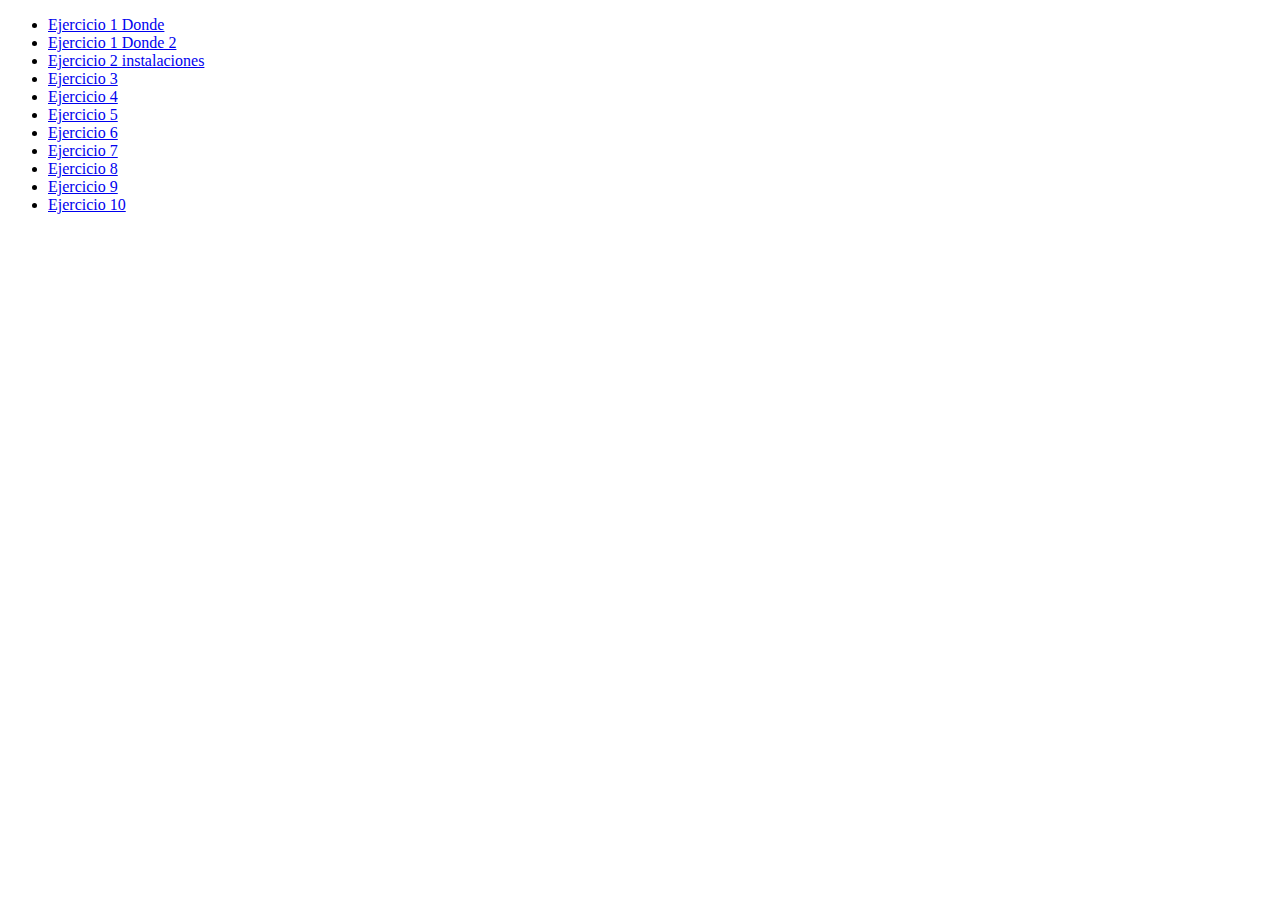
<file: index.html>
<!DOCTYPE html>
<html lang="en">
  <head>
    <meta charset="UTF-8" />
    <meta http-equiv="X-UA-Compatible" content="IE=edge" />
    <meta name="viewport" content="width=device-width, initial-scale=1.0" />
    <title>Document</title>
  </head>
  <body>
    <ul>
      <li>
        <a href="ejercicio1 y 2/deportes/donde.html">Ejercicio 1 Donde </a>
      </li>
      <li>
        <a href="ejercicio1 y 2/deportes/donde2.html">Ejercicio 1 Donde 2</a>
      </li>
      <li>
        <a href="ejercicio1 y 2/deportes/instalaciones.html"
          >Ejercicio 2 instalaciones</a
        >
      </li>
      <li><a href="ejercicio 3/index.html">Ejercicio 3</a></li>
      <li><a href="ejercicio 4/index.html">Ejercicio 4</a></li>
      <li><a href="ejercicio 5/index.html">Ejercicio 5</a></li>
      <li><a href="ejercicio 6/index.html">Ejercicio 6</a></li>
      <li><a href="ejercicio 7/index.html">Ejercicio 7</a></li>
      <li><a href="ejercicio 8/index.html">Ejercicio 8</a></li>
      <li><a href="ejercicio 9/index.html">Ejercicio 9</a></li>
      <li><a href="ejercicio 10/index.html">Ejercicio 10</a></li>
    </ul>
  </body>
</html>
</file>
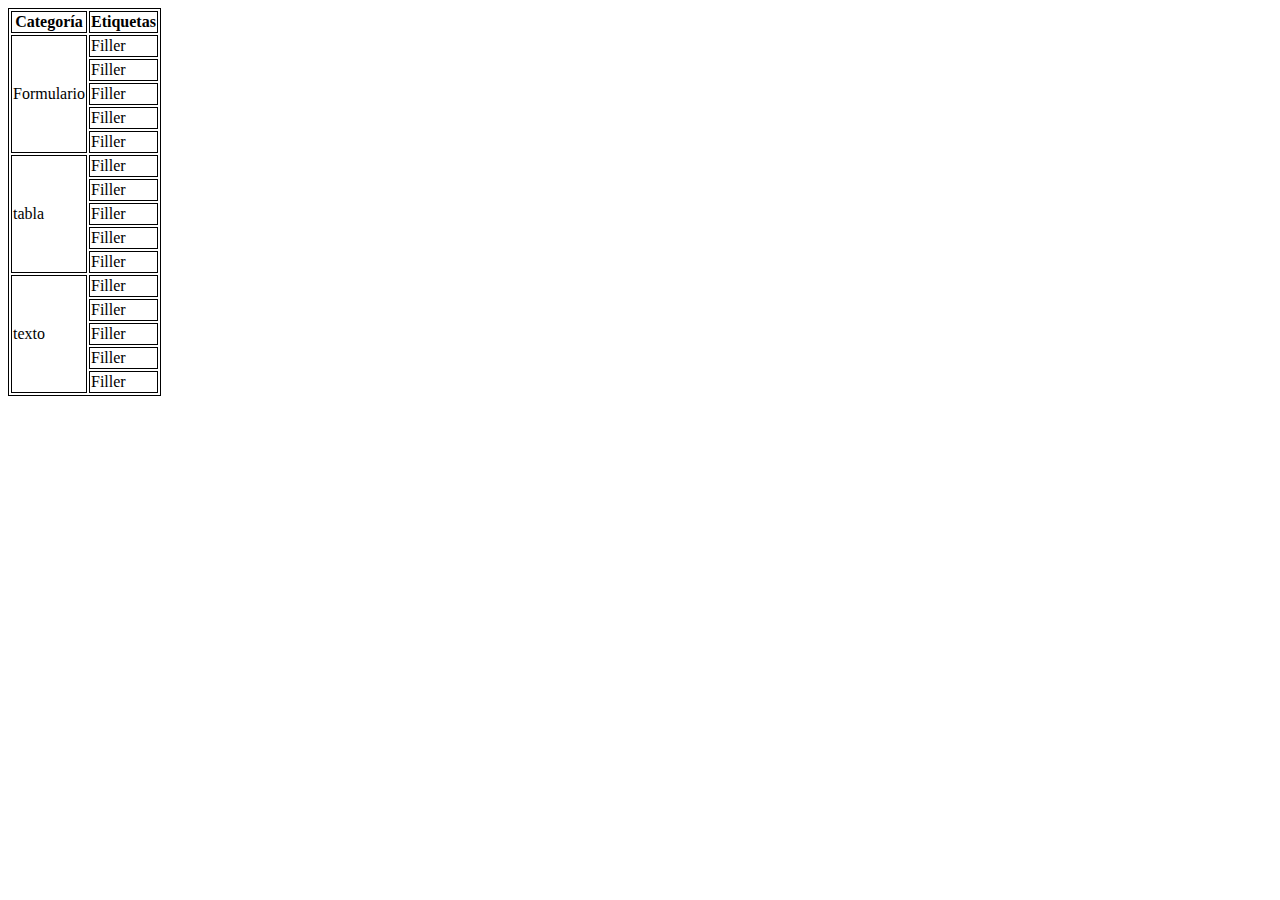
<file: ejercicio 10/index.html>
<!DOCTYPE html>
<html lang="en">
  <head>
    <meta charset="UTF-8" />
    <meta http-equiv="X-UA-Compatible" content="IE=edge" />
    <meta name="viewport" content="width=device-width, initial-scale=1.0" />
    <title>Document</title>
    <link rel="stylesheet" href="styles.css" />
  </head>
  <body>
    <table>
      <tr>
        <th>Categoría</th>
        <th>Etiquetas</th>
      </tr>
      <tr>
        <td rowspan="5">Formulario</td>
        <td>Filler</td>
      </tr>
      <tr>
        <td>Filler</td>
      </tr>
      <tr>
        <td>Filler</td>
      </tr>
      <tr>
        <td>Filler</td>
      </tr>
      <tr>
        <td>Filler</td>
      </tr>
      <tr>
        <td rowspan="5">tabla</td>
        <td>Filler</td>
      </tr>
      <tr>
        <td>Filler</td>
      </tr>
      <tr>
        <td>Filler</td>
      </tr>
      <tr>
        <td>Filler</td>
      </tr>
      <tr>
        <td>Filler</td>
      </tr>
      <tr>
        <td rowspan="5">texto</td>
        <td>Filler</td>
      </tr>
      <tr>
        <td>Filler</td>
      </tr>
      <tr>
        <td>Filler</td>
      </tr>
      <tr>
        <td>Filler</td>
      </tr>
      <tr>
        <td>Filler</td>
      </tr>
    </table>
  </body>
</html>
</file>
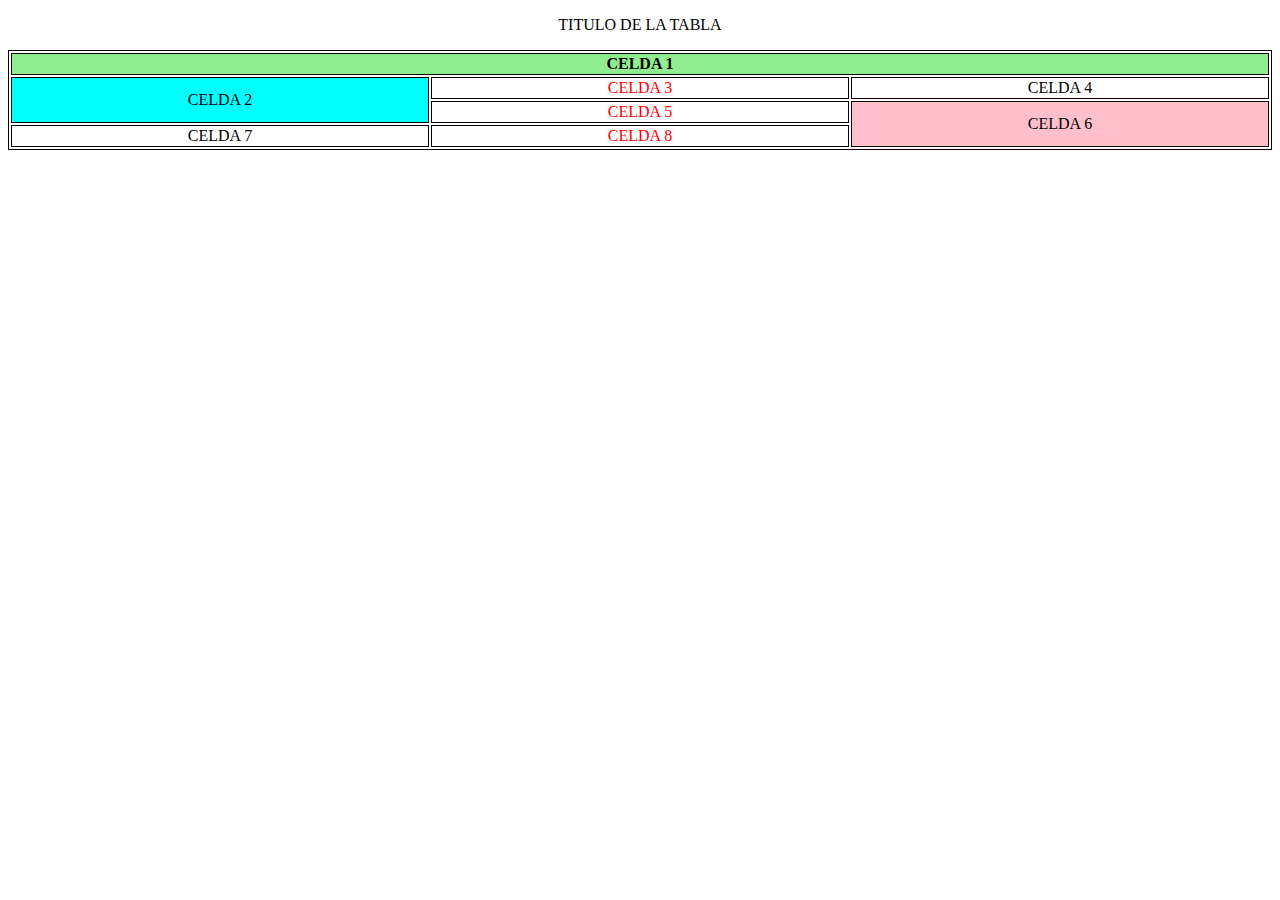
<file: ejercicio 3/index.html>
<!DOCTYPE html>
<html lang="en">
  <head>
    <meta charset="UTF-8" />
    <meta http-equiv="X-UA-Compatible" content="IE=edge" />
    <meta name="viewport" content="width=device-width, initial-scale=1.0" />
    <title>Ejercicio 3</title>
    <link rel="stylesheet" href="mystyle.css" />
  </head>
  <body>
    <p>TITULO DE LA TABLA</p>
    <table>
      <tr>
        <th colspan="3">CELDA 1</th>
      </tr>
      <tr>
        <td rowspan="2" class="blue">CELDA 2</td>
        <td class="red">CELDA 3</td>
        <td>CELDA 4</td>
      </tr>
      <tr>
        <td class="red">CELDA 5</td>
        <td rowspan="2" class="pink">CELDA 6</td>
      </tr>
      <tr>
        <td>CELDA 7</td>
        <td class="red">CELDA 8</td>
      </tr>
    </table>
  </body>
</html>
</file>
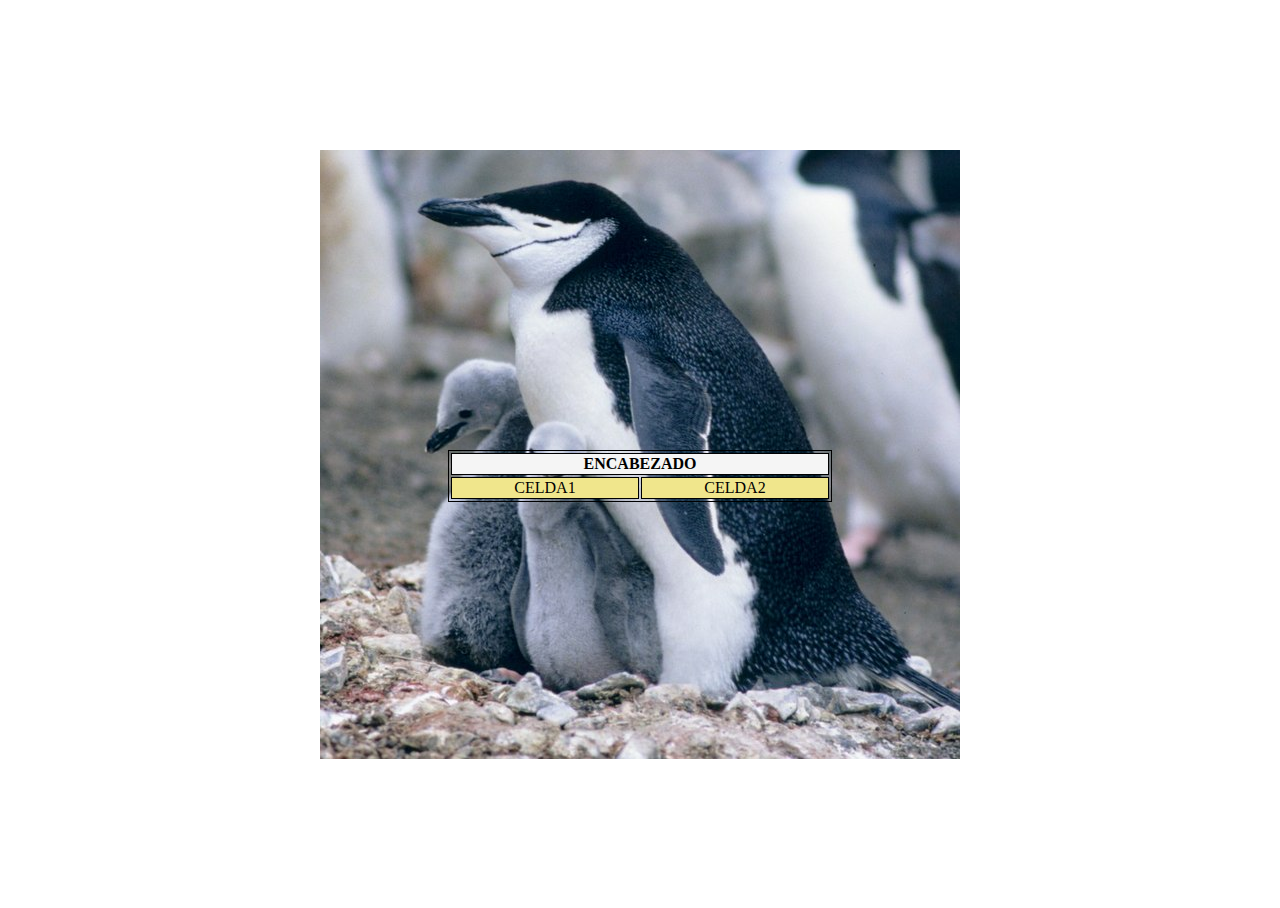
<file: ejercicio 4/index.html>
<!DOCTYPE html>
<html lang="en">
  <head>
    <meta charset="UTF-8" />
    <meta http-equiv="X-UA-Compatible" content="IE=edge" />
    <meta name="viewport" content="width=device-width, initial-scale=1.0" />
    <title>ejercicio 4</title>
    <link rel="stylesheet" href="css/mystyle.css" />
  </head>
  <body>
    <table>
      <tr>
        <th colspan="2">ENCABEZADO</th>
      </tr>
      <tr>
        <td>CELDA1</td>
        <td>CELDA2</td>
      </tr>
    </table>
  </body>
</html>
</file>
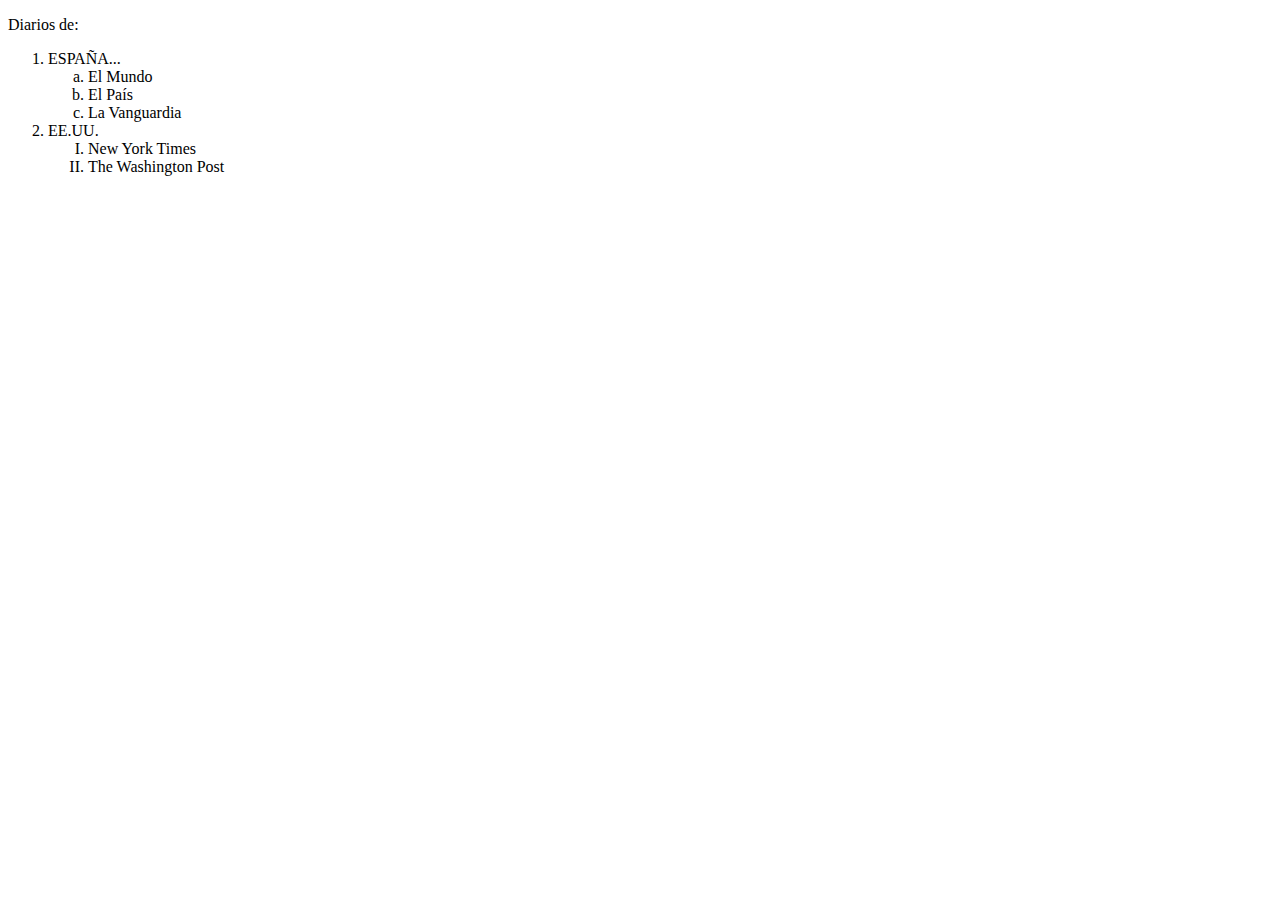
<file: ejercicio 5/index.html>
<!DOCTYPE html>
<html lang="en">
  <head>
    <meta charset="UTF-8" />
    <meta http-equiv="X-UA-Compatible" content="IE=edge" />
    <meta name="viewport" content="width=device-width, initial-scale=1.0" />
    <title>Ejercicio 5</title>
    <link rel="stylesheet" href="css/mystyles.css" />
  </head>
  <body>
    <p>Diarios de:</p>
    <ol>
      <li>ESPAÑA...</li>
      <ol class="abc">
        <li>El Mundo</li>
        <li>El País</li>
        <li>La Vanguardia</li>
      </ol>
      <li>EE.UU.</li>
      <ol class="numRomanos">
        <li>New York Times</li>
        <li>The Washington Post</li>
      </ol>
    </ol>
  </body>
</html>
</file>
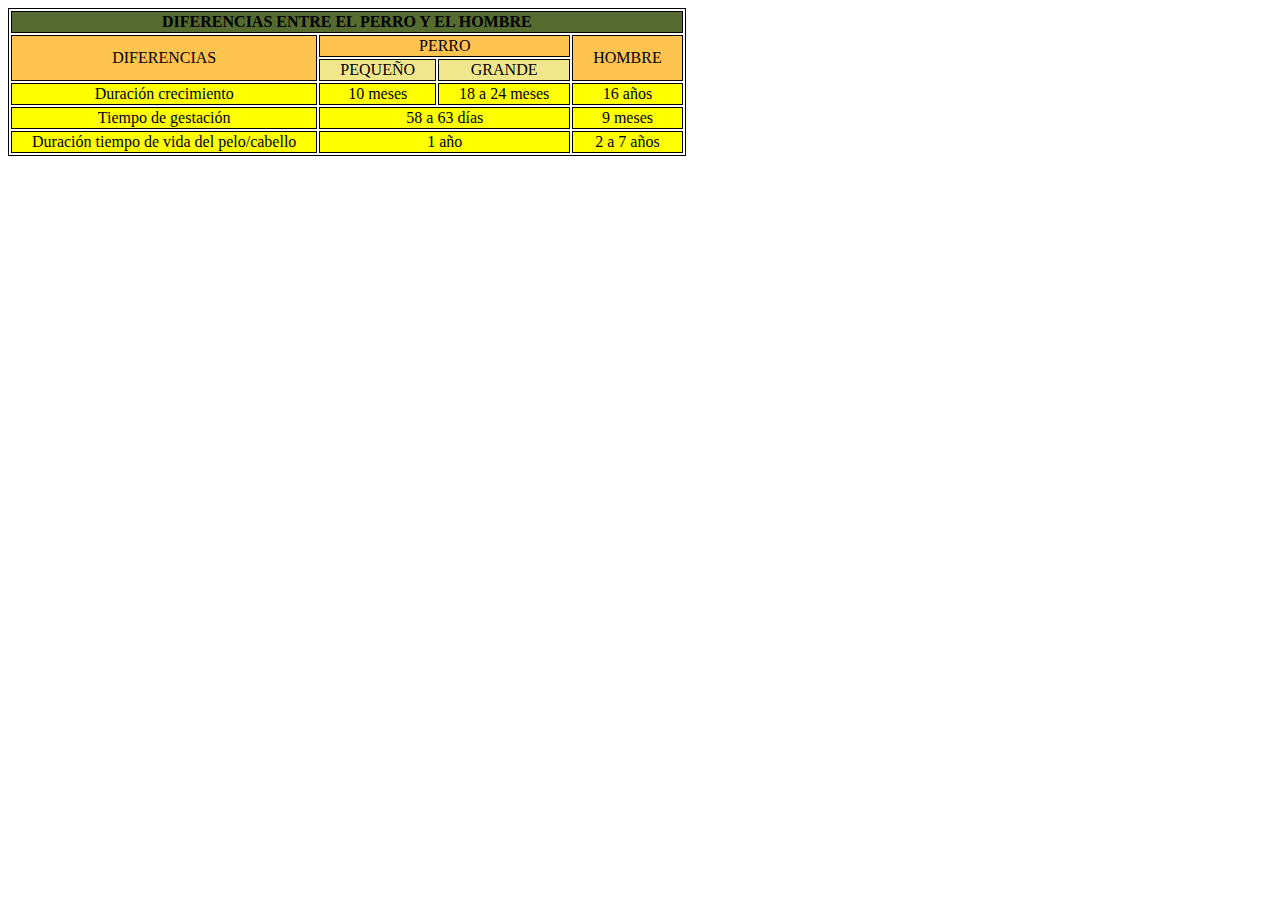
<file: ejercicio 6/index.html>
<!DOCTYPE html>
<html lang="en">
  <head>
    <meta charset="UTF-8" />
    <meta http-equiv="X-UA-Compatible" content="IE=edge" />
    <meta name="viewport" content="width=device-width, initial-scale=1.0" />
    <title>Ejercicio 5</title>
    <link rel="stylesheet" href="css/mystyle.css" />
  </head>
  <body>
    <table>
      <tr>
        <th colspan="4">DIFERENCIAS ENTRE EL PERRO Y EL HOMBRE</th>
      </tr>
      <tr>
        <td rowspan="2">DIFERENCIAS</td>
        <td colspan="2">PERRO</td>
        <td rowspan="2">HOMBRE</td>
      </tr>
      <tr>
        <td>PEQUEÑO</td>
        <td>GRANDE</td>
      </tr>
      <tr>
        <td class="first">Duración crecimiento</td>
        <td>10 meses</td>
        <td>18 a 24 meses</td>
        <td>16 años</td>
      </tr>
      <tr>
        <td>Tiempo de gestación</td>
        <td colspan="2">58 a 63 días</td>
        <td>9 meses</td>
      </tr>
      <tr>
        <td>Duración tiempo de vida del pelo/cabello</td>
        <td colspan="2">1 año</td>
        <td>2 a 7 años</td>
      </tr>
    </table>
  </body>
</html>
</file>
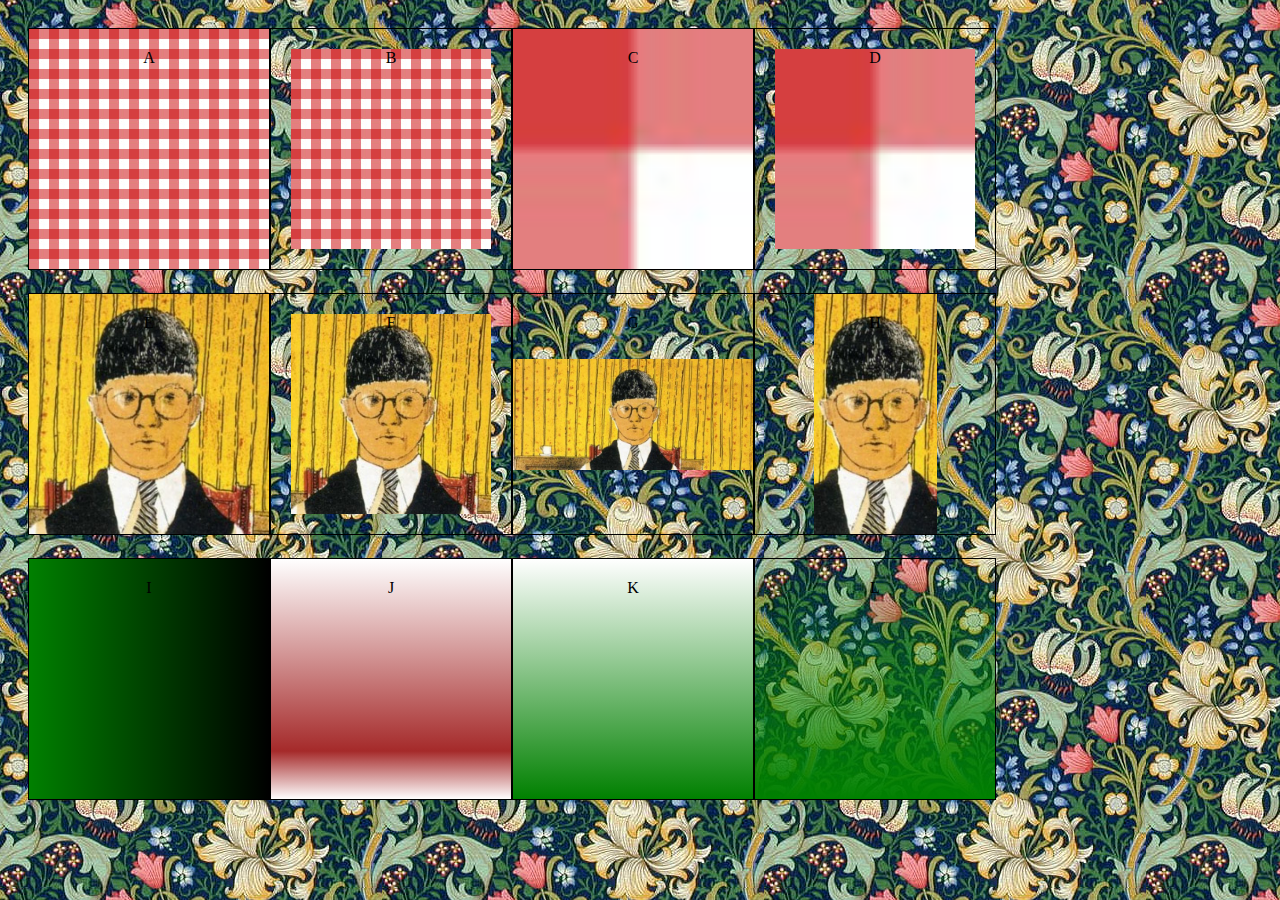
<file: ejercicio 7/index.html>
<!DOCTYPE html>
<html lang="en">
  <head>
    <meta charset="UTF-8" />
    <meta http-equiv="X-UA-Compatible" content="IE=edge" />
    <meta name="viewport" content="width=device-width, initial-scale=1.0" />
    <title>Document</title>
    <link rel="stylesheet" href="css/mystyles.css" />
  </head>
  <body>
    <div class="containerA">
      <div class="modA">A</div>
      <div class="modB">B</div>
      <div class="modC">C</div>
      <div class="modD">D</div>
    </div>
    <div class="containerB">
      <div class="modE">E</div>
      <div class="modF">F</div>
      <div class="modG">G</div>
      <div class="modH">H</div>
    </div>
    <div class="containerC">
      <div class="modI">I</div>
      <div class="modJ">J</div>
      <div class="modK">K</div>
      <div class="modL">L</div>
    </div>
  </body>
</html>
</file>
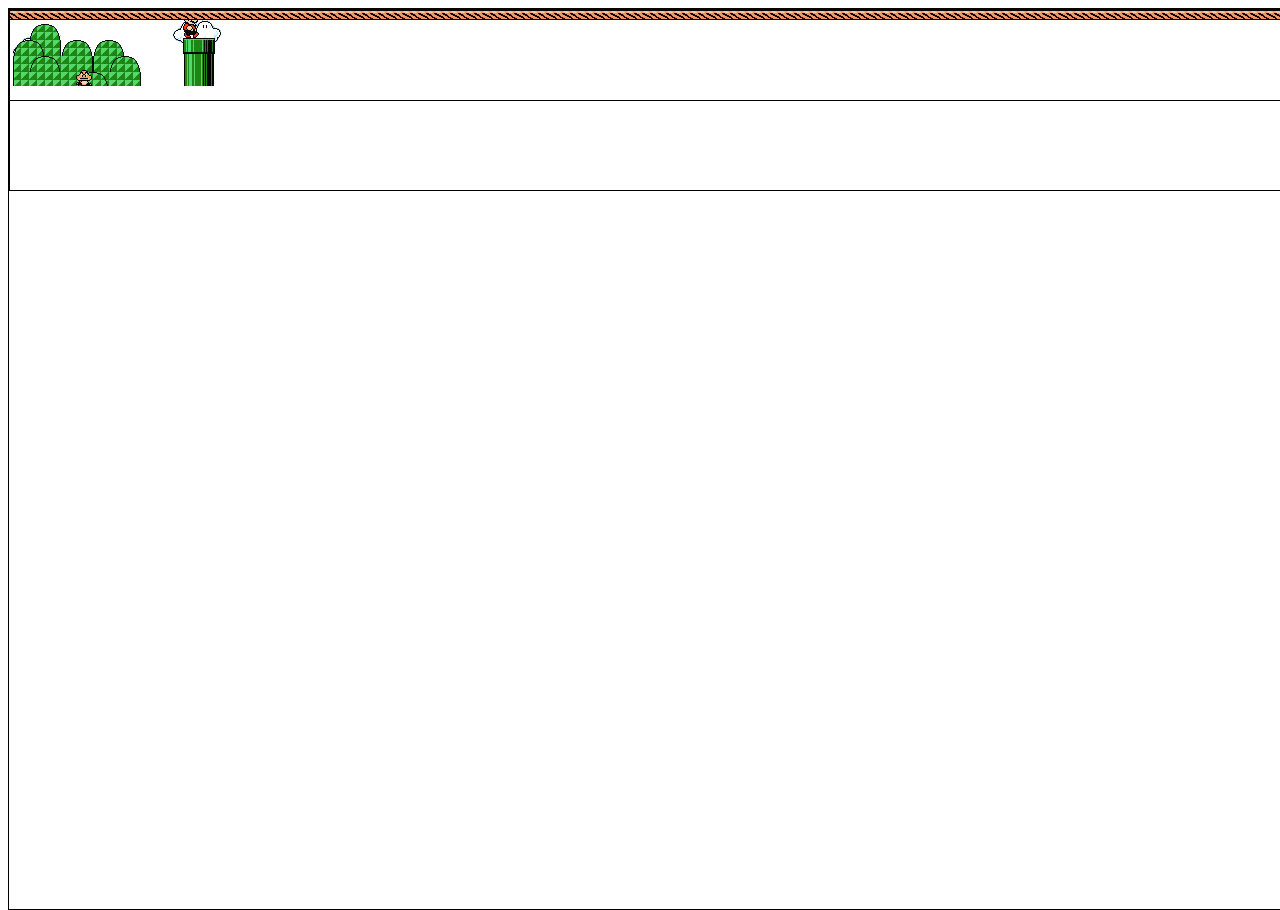
<file: ejercicio 8/index.html>
<!DOCTYPE html>
<html lang="en">
  <head>
    <meta charset="UTF-8" />
    <meta http-equiv="X-UA-Compatible" content="IE=edge" />
    <meta name="viewport" content="width=device-width, initial-scale=1.0" />
    <title>Document</title>
    <link rel="stylesheet" href="css/mystyles.css" />
  </head>
  <body>
    <div class="arriba">
      <div class="skybox"></div>
      <div class="mario"></div>
      <div class="ground"></div>
    </div>

    <div class="mid">
      <div class="skybox"></div>
      <div class="mario"></div>
      <div class="ground"></div>
    </div>

    <div class="arriba">
      <div class="skybox"></div>
      <div class="mario"></div>
      <div class="ground"></div>
    </div>
  </body>
</html>
</file>
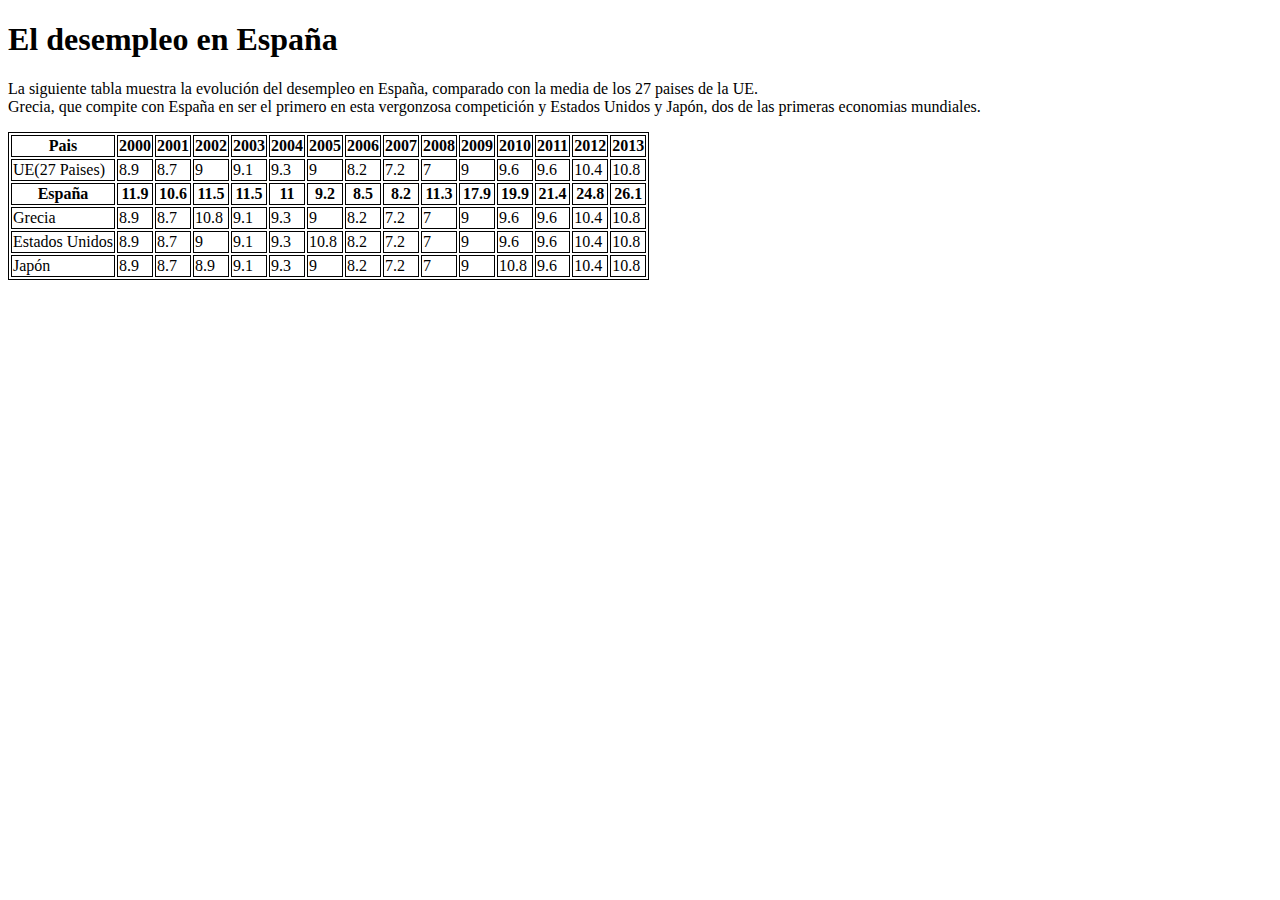
<file: ejercicio 9/index.html>
<!DOCTYPE html>
<html lang="en">
  <head>
    <meta charset="UTF-8" />
    <meta http-equiv="X-UA-Compatible" content="IE=edge" />
    <meta name="viewport" content="width=device-width, initial-scale=1.0" />
    <title>Document</title>
    <link rel="stylesheet" href="styles.css" />
  </head>
  <body>
    <h1>El desempleo en España</h1>
    <p>
      La siguiente tabla muestra la evolución del desempleo en España, comparado
      con la media de los 27 paises de la UE.<br />
      Grecia, que compite con España en ser el primero en esta vergonzosa
      competición y Estados Unidos y Japón, dos de las primeras economias
      mundiales.
    </p>
    <table>
      <tr>
        <th>Pais</th>
        <th>2000</th>
        <th>2001</th>
        <th>2002</th>
        <th>2003</th>
        <th>2004</th>
        <th>2005</th>
        <th>2006</th>
        <th>2007</th>
        <th>2008</th>
        <th>2009</th>
        <th>2010</th>
        <th>2011</th>
        <th>2012</th>
        <th>2013</th>
      </tr>
      <tr>
        <td>UE(27 Paises)</td>
        <td>8.9</td>
        <td>8.7</td>
        <td>9</td>
        <td>9.1</td>
        <td>9.3</td>
        <td>9</td>
        <td>8.2</td>
        <td>7.2</td>
        <td>7</td>
        <td>9</td>
        <td>9.6</td>
        <td>9.6</td>
        <td>10.4</td>
        <td>10.8</td>
      </tr>

      <tr>
        <th>España</th>
        <th>11.9</th>
        <th>10.6</th>
        <th>11.5</th>
        <th>11.5</th>
        <th>11</th>
        <th>9.2</th>
        <th>8.5</th>
        <th>8.2</th>
        <th>11.3</th>
        <th>17.9</th>
        <th>19.9</th>
        <th>21.4</th>
        <th>24.8</th>
        <th>26.1</th>
      </tr>
      <tr>
        <td>Grecia</td>
        <td>8.9</td>
        <td>8.7</td>
        <td>10.8</td>
        <td>9.1</td>
        <td>9.3</td>
        <td>9</td>
        <td>8.2</td>
        <td>7.2</td>
        <td>7</td>
        <td>9</td>
        <td>9.6</td>
        <td>9.6</td>
        <td>10.4</td>
        <td>10.8</td>
      </tr>
      <tr>
        <td>Estados Unidos</td>
        <td>8.9</td>
        <td>8.7</td>
        <td>9</td>
        <td>9.1</td>
        <td>9.3</td>
        <td>10.8</td>
        <td>8.2</td>
        <td>7.2</td>
        <td>7</td>
        <td>9</td>
        <td>9.6</td>
        <td>9.6</td>
        <td>10.4</td>
        <td>10.8</td>
      </tr>
      <tr>
        <td>Japón</td>
        <td>8.9</td>
        <td>8.7</td>
        <td>8.9</td>
        <td>9.1</td>
        <td>9.3</td>
        <td>9</td>
        <td>8.2</td>
        <td>7.2</td>
        <td>7</td>
        <td>9</td>
        <td>10.8</td>
        <td>9.6</td>
        <td>10.4</td>
        <td>10.8</td>
      </tr>
    </table>
  </body>
</html>
</file>
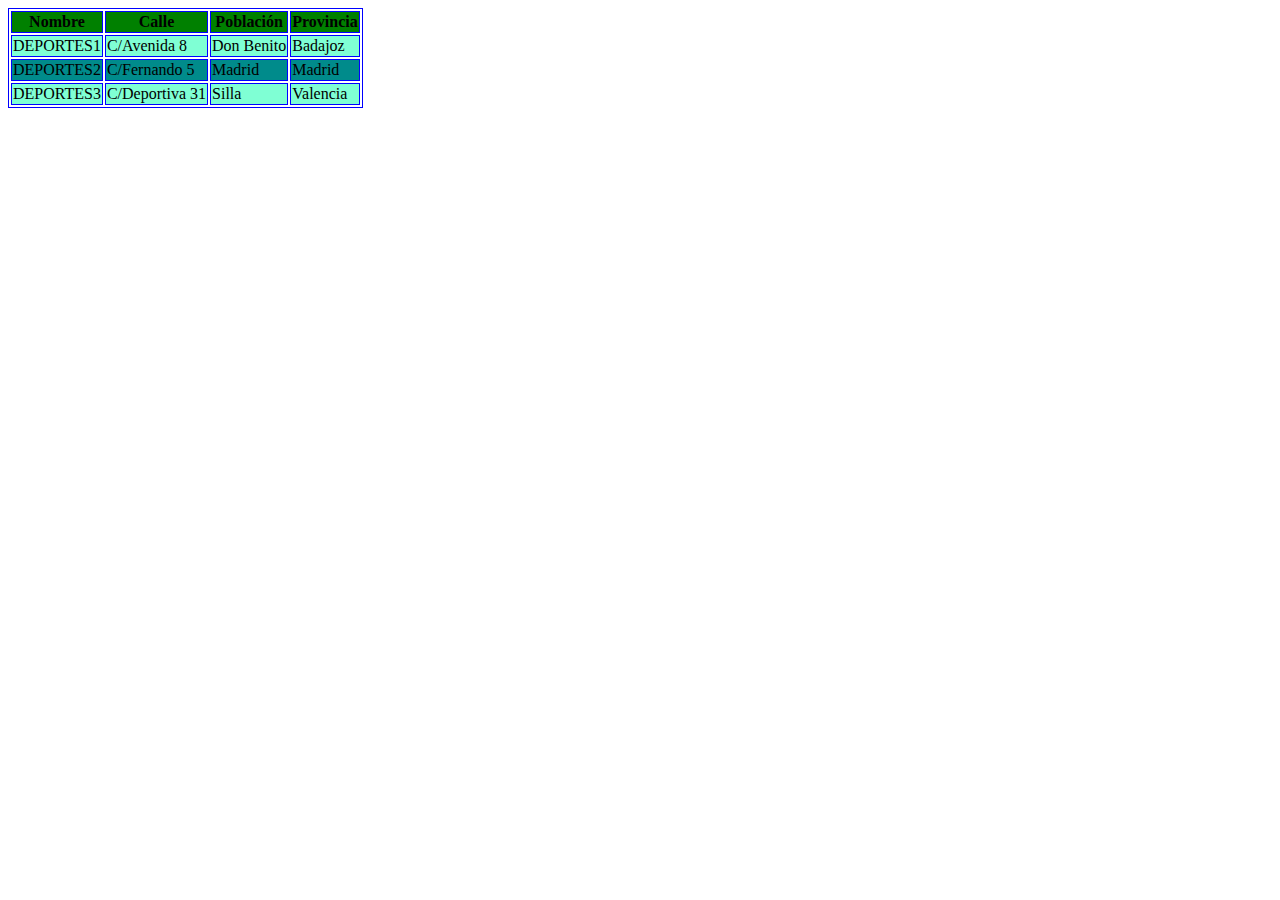
<file: ejercicio1 y 2/deportes/donde.html>
<!DOCTYPE html>
<html lang="en">
  <head>
    <meta charset="UTF-8" />
    <meta http-equiv="X-UA-Compatible" content="IE=edge" />
    <meta name="viewport" content="width=device-width, initial-scale=1.0" />
    <title>Ejercicio 1</title>
    <link rel="stylesheet" href="mystyle.css" />
  </head>
  <body>
    <table>
      <tr>
        <th>Nombre</th>
        <th>Calle</th>
        <th>Población</th>
        <th>Provincia</th>
      </tr>
      <tr>
        <td>DEPORTES1</td>
        <td>C/Avenida 8</td>
        <td>Don Benito</td>
        <td>Badajoz</td>
      </tr>
      <tr>
        <td>DEPORTES2</td>
        <td>C/Fernando 5</td>
        <td>Madrid</td>
        <td>Madrid</td>
      </tr>
      <tr>
        <td>DEPORTES3</td>
        <td>C/Deportiva 31</td>
        <td>Silla</td>
        <td>Valencia</td>
      </tr>
    </table>
  </body>
</html>
</file>
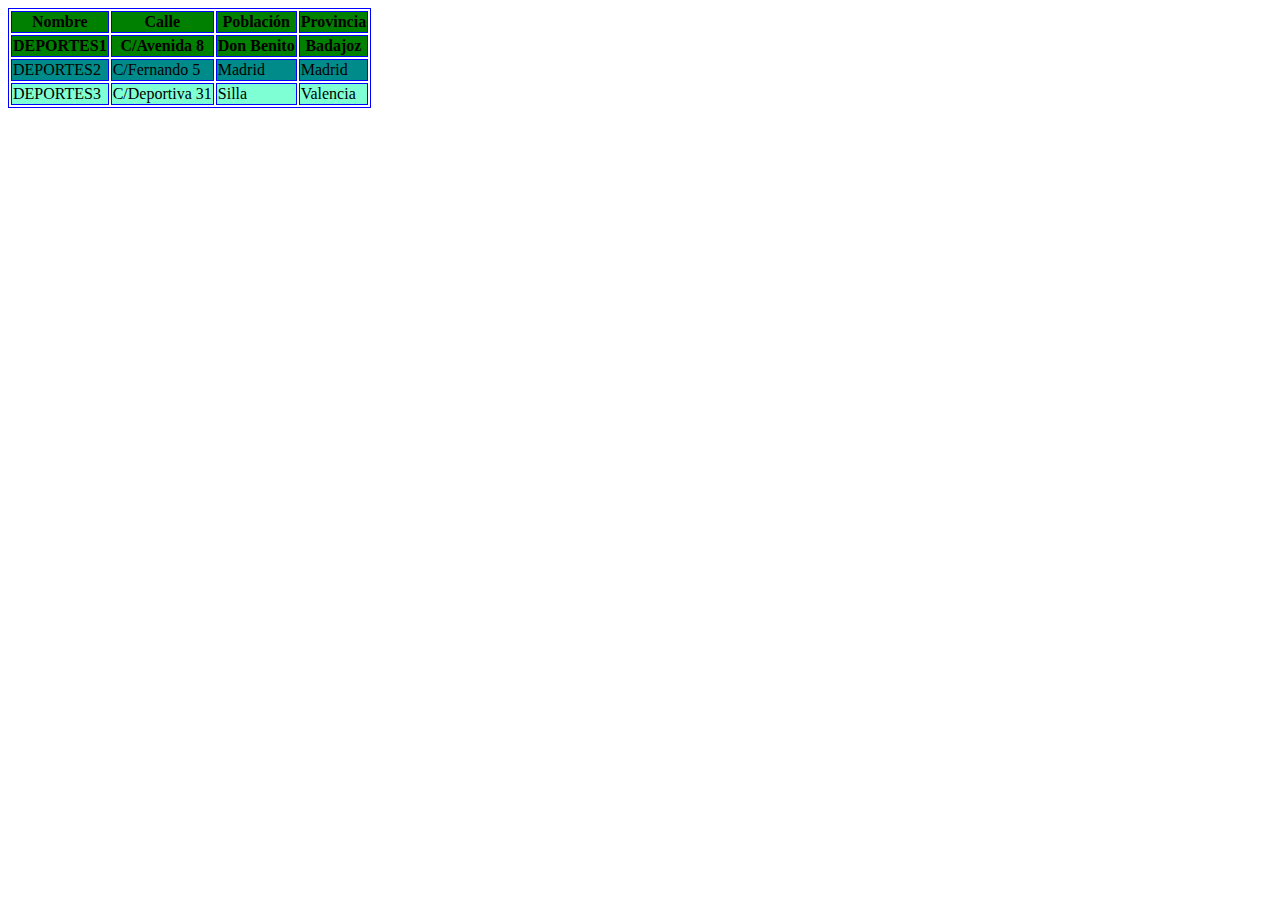
<file: ejercicio1 y 2/deportes/donde2.html>
<!DOCTYPE html>
<html lang="en">
  <head>
    <meta charset="UTF-8" />
    <meta http-equiv="X-UA-Compatible" content="IE=edge" />
    <meta name="viewport" content="width=device-width, initial-scale=1.0" />
    <title>Ejercicio 1</title>
    <link rel="stylesheet" href="mystyle.css" />
  </head>
  <body>
    <table>
      <tr>
        <th>Nombre</th>
        <th>Calle</th>
        <th>Población</th>
        <th>Provincia</th>
      </tr>
      <tr>
        <th>DEPORTES1</th>
        <th>C/Avenida 8</th>
        <th>Don Benito</th>
        <th>Badajoz</th>
      </tr>
      <tr>
        <td>DEPORTES2</td>
        <td>C/Fernando 5</td>
        <td>Madrid</td>
        <td>Madrid</td>
      </tr>
      <tr>
        <td>DEPORTES3</td>
        <td>C/Deportiva 31</td>
        <td>Silla</td>
        <td>Valencia</td>
      </tr>
    </table>
  </body>
</html>
</file>
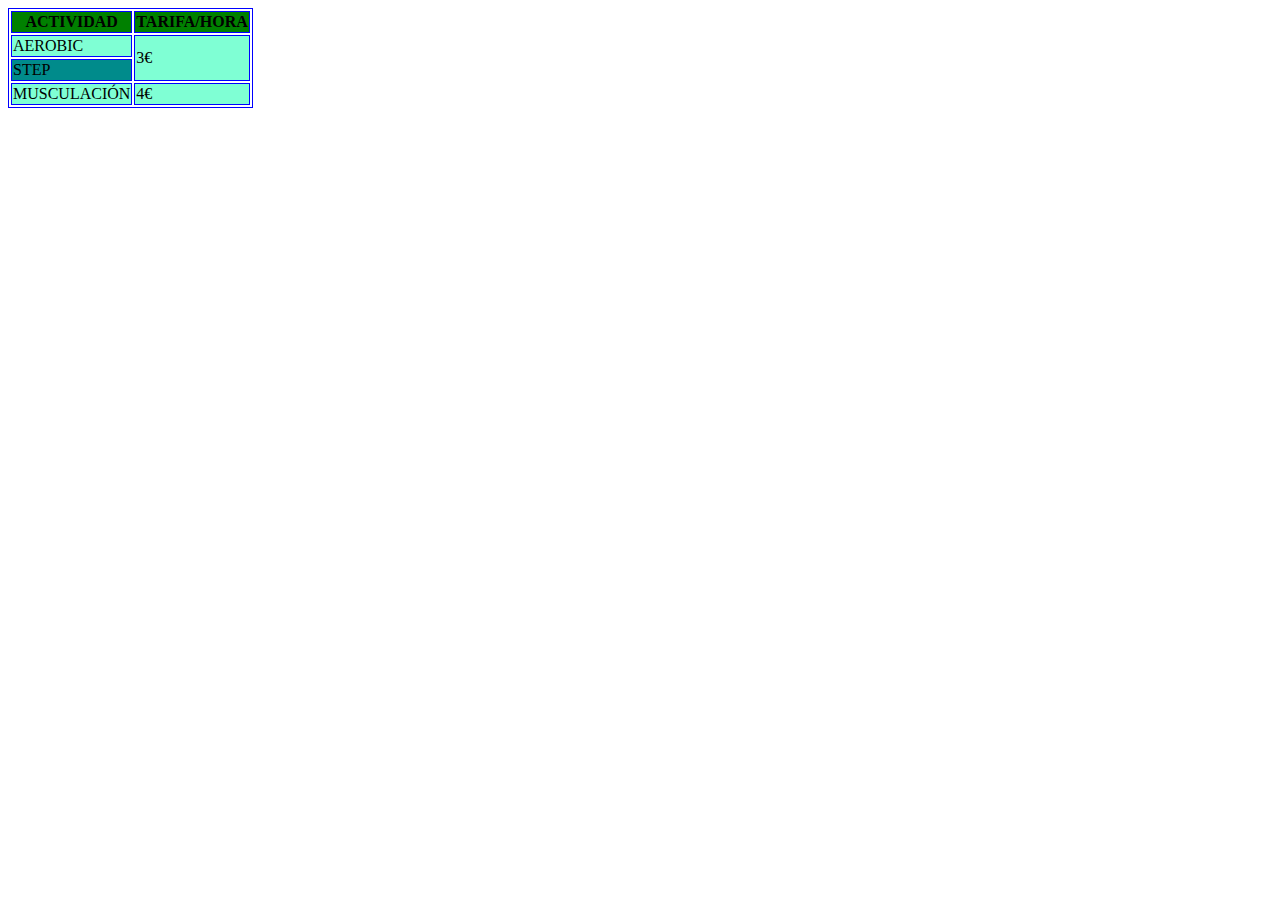
<file: ejercicio1 y 2/deportes/instalaciones.html>
<!DOCTYPE html>
<html lang="en">
  <head>
    <meta charset="UTF-8" />
    <meta http-equiv="X-UA-Compatible" content="IE=edge" />
    <meta name="viewport" content="width=device-width, initial-scale=1.0" />
    <title>Ejercicio 2</title>
    <link rel="stylesheet" href="mystyle.css" />
  </head>
  <body>
    <table>
      <tr>
        <th>ACTIVIDAD</th>
        <th>TARIFA/HORA</th>
      </tr>
      <tr>
        <td>AEROBIC</td>
        <td rowspan="2">3€</td>
      </tr>
      <tr>
        <td>STEP</td>
      </tr>
      <tr>
        <td>MUSCULACIÓN</td>
        <td>4€</td>
      </tr>
    </table>
  </body>
</html>
</file>
<file: ejercicio 10/styles.css>
table,
td,
th {
  border: 1px solid black;
}
</file>
<file: ejercicio 3/mystyle.css>
table {
  width: 100%;
}

table,
th,
td {
  border: 1px solid black;
  text-align: center;
}

th {
  background-color: lightgreen;
}

.red {
  color: red;
}

.blue {
  background-color: aqua;
}

.pink {
  background-color: pink;
}

p {
  text-align: center;
}
</file>
<file: ejercicio 4/css/mystyle.css>
body {
  background-image: url("../img/pinguinos.jpg");
  background-color: white;
  height: 50vh;
  background-repeat: no-repeat;
  background-position: center;
}

table,
th,
td {
  border: 1px solid black;
  text-align: center;
}

table {
  width: 30vw;
  margin: auto;
  margin-top: 50vh;
  margin-bottom: auto;
}

th {
  background-color: whitesmoke;
}

td {
  background-color: khaki;
}
</file>
<file: ejercicio 5/css/mystyles.css>
.numRomanos {
  list-style-type: upper-roman;
}

.abc {
  list-style-type: lower-alpha;
}
</file>
<file: ejercicio 6/css/mystyle.css>
table {
  text-align: center;
}

table,
th,
td {
  border: 1px solid black;
}

tr {
  background-color: yellow;
}

tr:nth-child(2) {
  background-color: rgb(255, 195, 80);
}

tr:nth-child(3) {
  background-color: khaki;
}

th {
  background-color: darkolivegreen;
}

td {
  padding-left: 20px;
  padding-right: 20px;
}
</file>
<file: ejercicio 7/css/mystyles.css>
body {
  background-image: url(../img/ac.jpg);
}

.containerA {
  display: flex;
  flex-direction: row;
  width: 100vw;
  height: 25vh;

  border: none;
}
.containerB {
  display: flex;
  flex-direction: row;
  width: 100vw;
  height: 25vh;

  border: none;
}
.containerC {
  display: flex;
  flex-direction: row;
  width: 100vw;
  height: 25vh;

  border: none;
}

div {
  width: 200px;
  height: 200px;
  padding: 20px;

  border: 1px solid black;
  text-align: center;
}

.modA {
  background-image: url(../img/back_mantel.jpg);
}

.modB {
  background-image: url(../img/back_mantel.jpg);
  background-clip: content-box;
}

.modC {
  background-image: url(../img/back_mantel.jpg);
  background-size: 100% 100%;
}

.modD {
  background-image: url(../img/back_mantel.jpg);
  background-size: 100% 100%;
  background-clip: content-box;
}

.modE {
  background-image: url(../img/dh.jpg);
  background-repeat: no-repeat;
  background-size: cover;
}

.modF {
  background-image: url(../img/dh.jpg);
  background-repeat: no-repeat;
  background-size: cover;
  background-origin: content-box;
}

.modG {
  background-image: url(../img/dh_2.jpg);
  background-repeat: no-repeat;
  background-size: contain;
  background-position: center;
}

.modH {
  background-image: url(../img/dh_3.jpg);
  background-repeat: no-repeat;
  background-size: contain;
  background-position: center;
}

.modI {
  background: linear-gradient(to right, green, black);
}

.modJ {
  background: linear-gradient(white 0%, brown 80%, white 100%);
}

.modK {
  background: linear-gradient(white, green);
}

.modL {
  background-image: linear-gradient(to bottom, rgba(255, 0, 0, 0), green);
}
</file>
<file: ejercicio 8/css/mystyles.css>
body {
}

.arriba {
  width: 100%;
  height: 100%;
}
.skybox {
  background-image: url(../img/f03.png);
  background-position: left top;
  background-repeat: no-repeat;
  width: 100%;
  height: 20%;
}

.mario {
  background-image: url(../img/f02.png);
  background-position: left bottom;
  background-repeat: no-repeat;
  width: 100%;
  height: 10%;
}

.ground {
  background-image: url(../img/f01.png);
  background-position: left bottom;
  background-repeat: repeat-x;
  width: 100%;
  height: 1%;
}

div {
  border: 1px solid black;
  position: absolute;
}
</file>
<file: ejercicio 9/styles.css>
table,
td,
th {
  border: 1px solid black;
}
</file>
<file: ejercicio1 y 2/deportes/mystyle.css>
table,
th,
td {
  border: 1px solid blue;
}

th {
  background-color: green;
}

tr {
  background-color: aquamarine;
}

tr:nth-child(odd) {
  background-color: darkcyan;
}
</file>
